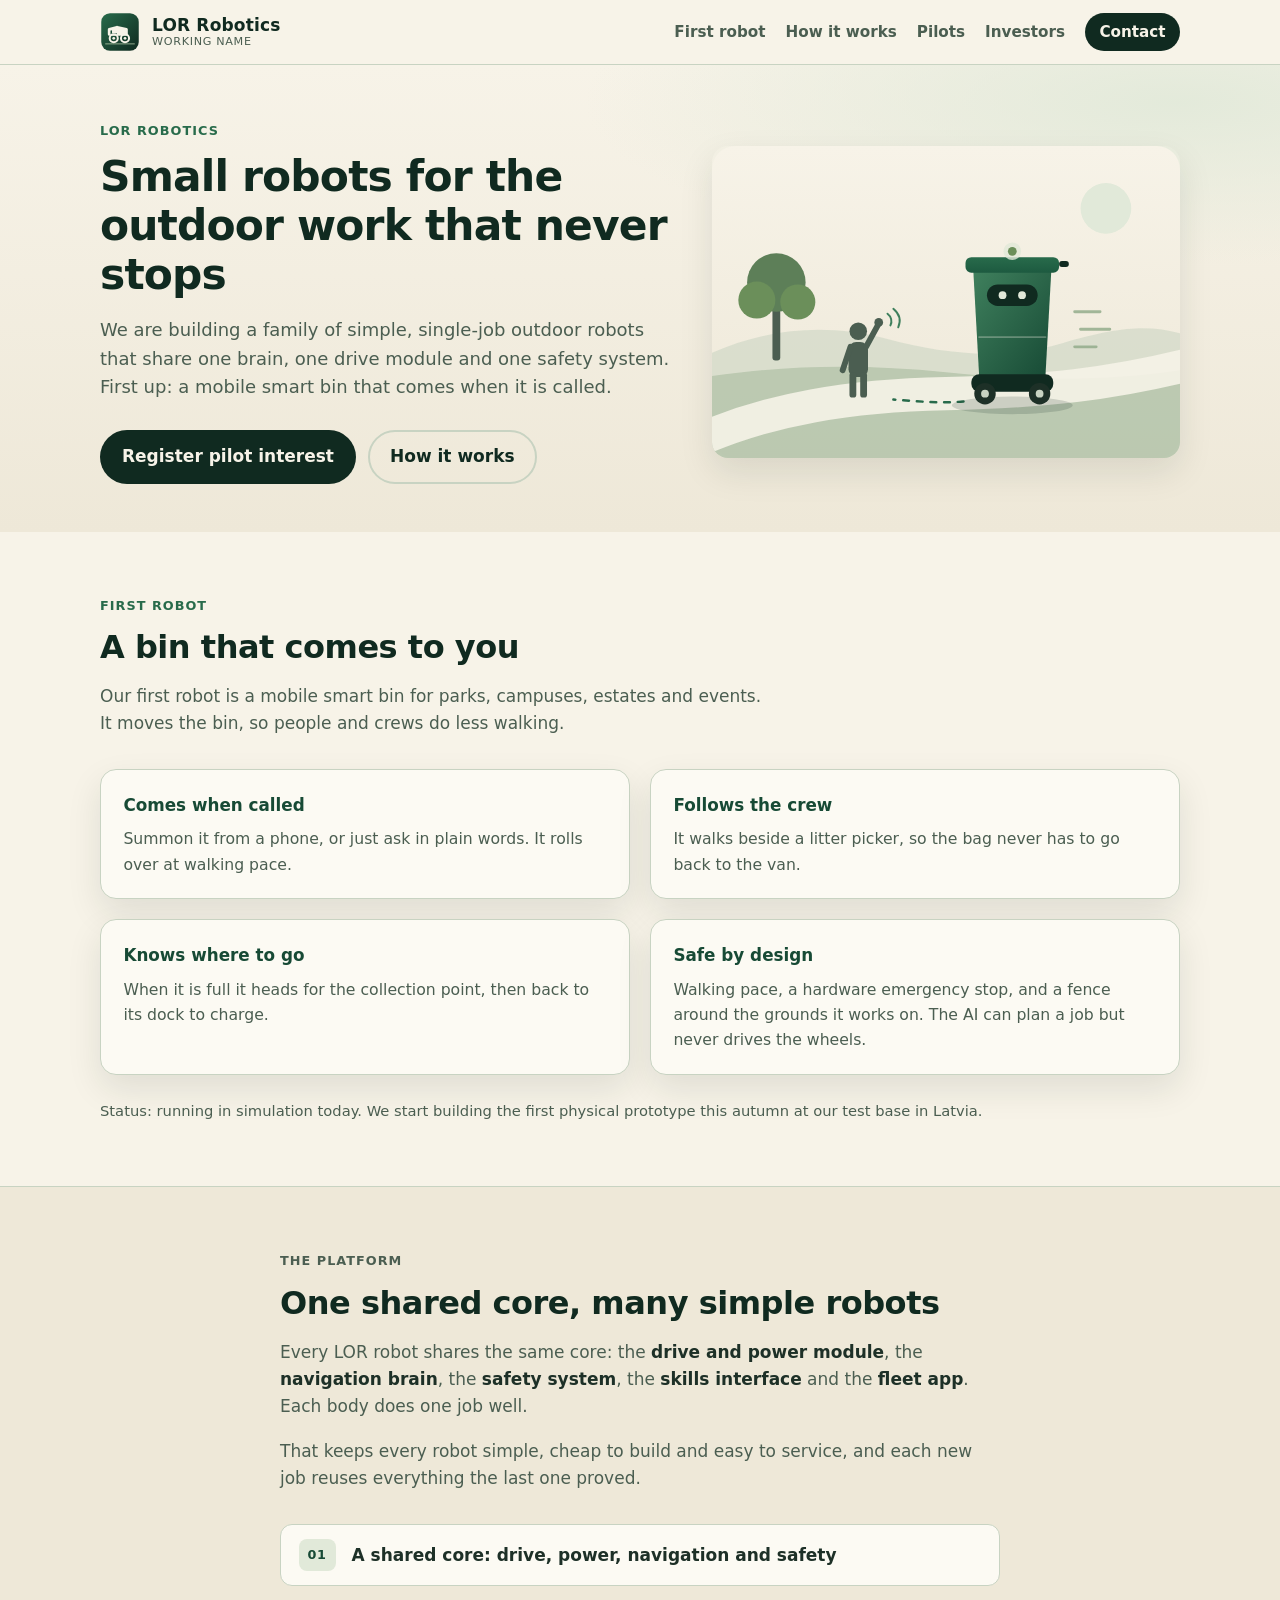
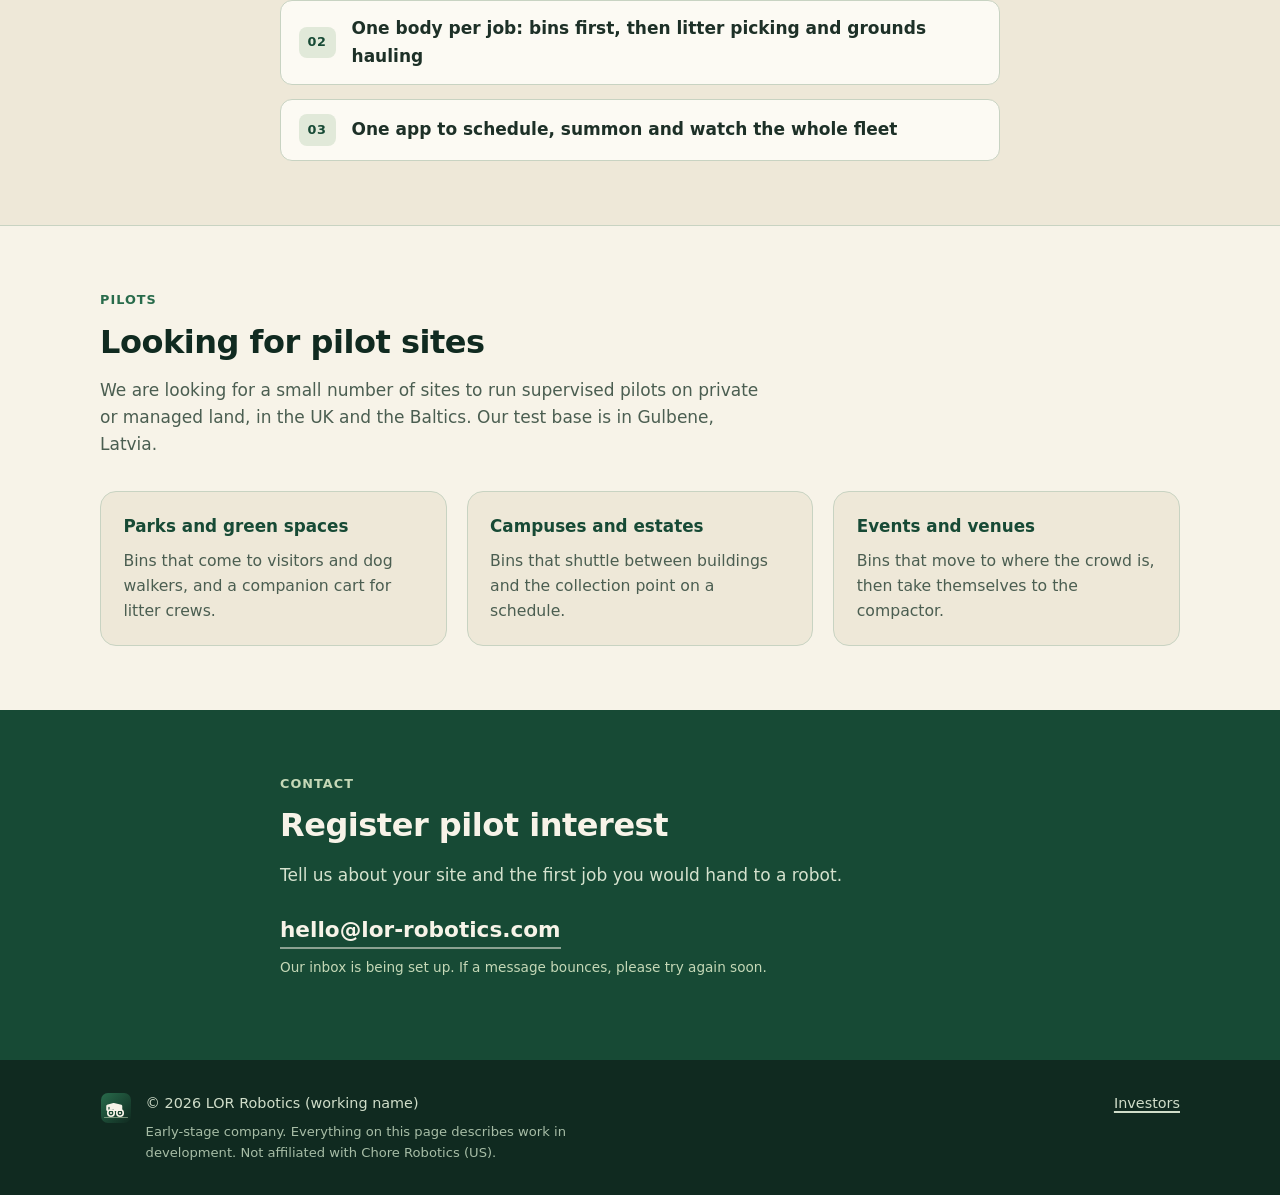
<file: index.html>
<!DOCTYPE html>
<html lang="en-GB">
<head>
  <meta charset="utf-8">
  <meta name="viewport" content="width=device-width, initial-scale=1">
  <meta name="description" content="LOR Robotics is building small, single-job outdoor robots on one shared platform. First up: a mobile smart bin for parks, campuses, estates and events.">
  <meta name="theme-color" content="#0F3D2E">
  <title>LOR Robotics — small robots for outdoor estate work</title>
  <link rel="icon" href="assets/favicon.svg" type="image/svg+xml">
  <link rel="stylesheet" href="styles.css">
  <meta property="og:title" content="LOR Robotics">
  <meta property="og:description" content="Small, single-job outdoor robots on one shared platform. First up: a mobile smart bin.">
  <meta property="og:type" content="website">
</head>
<body>
  <a class="skip-link" href="#main">Skip to content</a>

  <header class="site-header">
    <div class="wrap header-inner">
      <a class="brand" href="#top" aria-label="LOR Robotics home">
        <img class="brand-mark" src="assets/logo-mark.svg" width="40" height="40" alt="">
        <span class="brand-text">
          <span class="brand-name">LOR Robotics</span>
          <span class="brand-tag">Working name</span>
        </span>
      </a>
      <button class="nav-toggle" type="button" aria-expanded="false" aria-controls="site-nav" aria-label="Open menu">
        <span></span><span></span><span></span>
      </button>
      <nav id="site-nav" class="site-nav" aria-label="Primary">
        <a href="#product">First robot</a>
        <a href="#how">How it works</a>
        <a href="#pilots">Pilots</a>
        <a href="investors.html">Investors</a>
        <a class="nav-cta" href="#contact">Contact</a>
      </nav>
    </div>
  </header>

  <main id="main">
    <section id="top" class="hero">
      <div class="wrap hero-grid">
        <div class="hero-copy">
          <p class="eyebrow">LOR Robotics</p>
          <h1>Small robots for the outdoor work that never stops</h1>
          <p class="lede">
            We are building a family of simple, single-job outdoor robots that share one brain,
            one drive module and one safety system. First up: a mobile smart bin that comes when it is called.
          </p>
          <div class="hero-actions">
            <a class="btn btn-primary" href="#contact">Register pilot interest</a>
            <a class="btn btn-ghost" href="#how">How it works</a>
          </div>
        </div>
        <div class="hero-visual">
          <img src="assets/hero-bin.svg" width="480" height="320" alt="Illustration: a wheeled bin robot rolling along a park path towards a person who waves it over">
        </div>
      </div>
    </section>

    <section id="product" class="section">
      <div class="wrap">
        <p class="eyebrow">First robot</p>
        <h2>A bin that comes to you</h2>
        <p class="section-intro">
          Our first robot is a mobile smart bin for parks, campuses, estates and events.
          It moves the bin, so people and crews do less walking.
        </p>
        <ul class="feature-grid">
          <li>
            <h3>Comes when called</h3>
            <p>Summon it from a phone, or just ask in plain words. It rolls over at walking pace.</p>
          </li>
          <li>
            <h3>Follows the crew</h3>
            <p>It walks beside a litter picker, so the bag never has to go back to the van.</p>
          </li>
          <li>
            <h3>Knows where to go</h3>
            <p>When it is full it heads for the collection point, then back to its dock to charge.</p>
          </li>
          <li>
            <h3>Safe by design</h3>
            <p>Walking pace, a hardware emergency stop, and a fence around the grounds it works on. The AI can plan a job but never drives the wheels.</p>
          </li>
        </ul>
        <p class="muted status-note">
          Status: running in simulation today. We start building the first physical prototype this autumn at our test base in Latvia.
        </p>
      </div>
    </section>

    <section id="how" class="section section-alt">
      <div class="wrap narrow">
        <p class="eyebrow">The platform</p>
        <h2>One shared core, many simple robots</h2>
        <p>
          Every LOR robot shares the same core: the <strong>drive and power module</strong>, the
          <strong>navigation brain</strong>, the <strong>safety system</strong>, the <strong>skills interface</strong>
          and the <strong>fleet app</strong>. Each body does one job well.
        </p>
        <p>
          That keeps every robot simple, cheap to build and easy to service, and each new job
          reuses everything the last one proved.
        </p>
        <ol class="steps">
          <li><span>01</span> A shared core: drive, power, navigation and safety</li>
          <li><span>02</span> One body per job: bins first, then litter picking and grounds hauling</li>
          <li><span>03</span> One app to schedule, summon and watch the whole fleet</li>
        </ol>
      </div>
    </section>

    <section id="pilots" class="section">
      <div class="wrap">
        <p class="eyebrow">Pilots</p>
        <h2>Looking for pilot sites</h2>
        <p class="section-intro">
          We are looking for a small number of sites to run supervised pilots on private or managed land,
          in the UK and the Baltics. Our test base is in Gulbene, Latvia.
        </p>
        <div class="place-grid">
          <article class="place-card">
            <h3>Parks and green spaces</h3>
            <p>Bins that come to visitors and dog walkers, and a companion cart for litter crews.</p>
          </article>
          <article class="place-card">
            <h3>Campuses and estates</h3>
            <p>Bins that shuttle between buildings and the collection point on a schedule.</p>
          </article>
          <article class="place-card">
            <h3>Events and venues</h3>
            <p>Bins that move to where the crowd is, then take themselves to the compactor.</p>
          </article>
        </div>
      </div>
    </section>

    <section id="contact" class="section section-contact">
      <div class="wrap narrow">
        <p class="eyebrow">Contact</p>
        <h2>Register pilot interest</h2>
        <p>
          Tell us about your site and the first job you would hand to a robot.
        </p>
        <p class="contact-mail">
          <a href="mailto:hello@lor-robotics.com">hello@lor-robotics.com</a>
          <span class="placeholder-note">Our inbox is being set up. If a message bounces, please try again soon.</span>
        </p>
      </div>
    </section>
  </main>

  <footer class="site-footer">
    <div class="wrap footer-inner">
      <div class="footer-brand">
        <img src="assets/logo-mark.svg" width="32" height="32" alt="">
        <div>
          <p>© <span id="year">2026</span> LOR Robotics (working name)</p>
          <p class="footer-note">Early-stage company. Everything on this page describes work in development. Not affiliated with Chore Robotics (US).</p>
        </div>
      </div>
      <p class="footer-meta"><a href="investors.html">Investors</a></p>
    </div>
  </footer>

  <script src="script.js" defer></script>
</body>
</html>
</file>
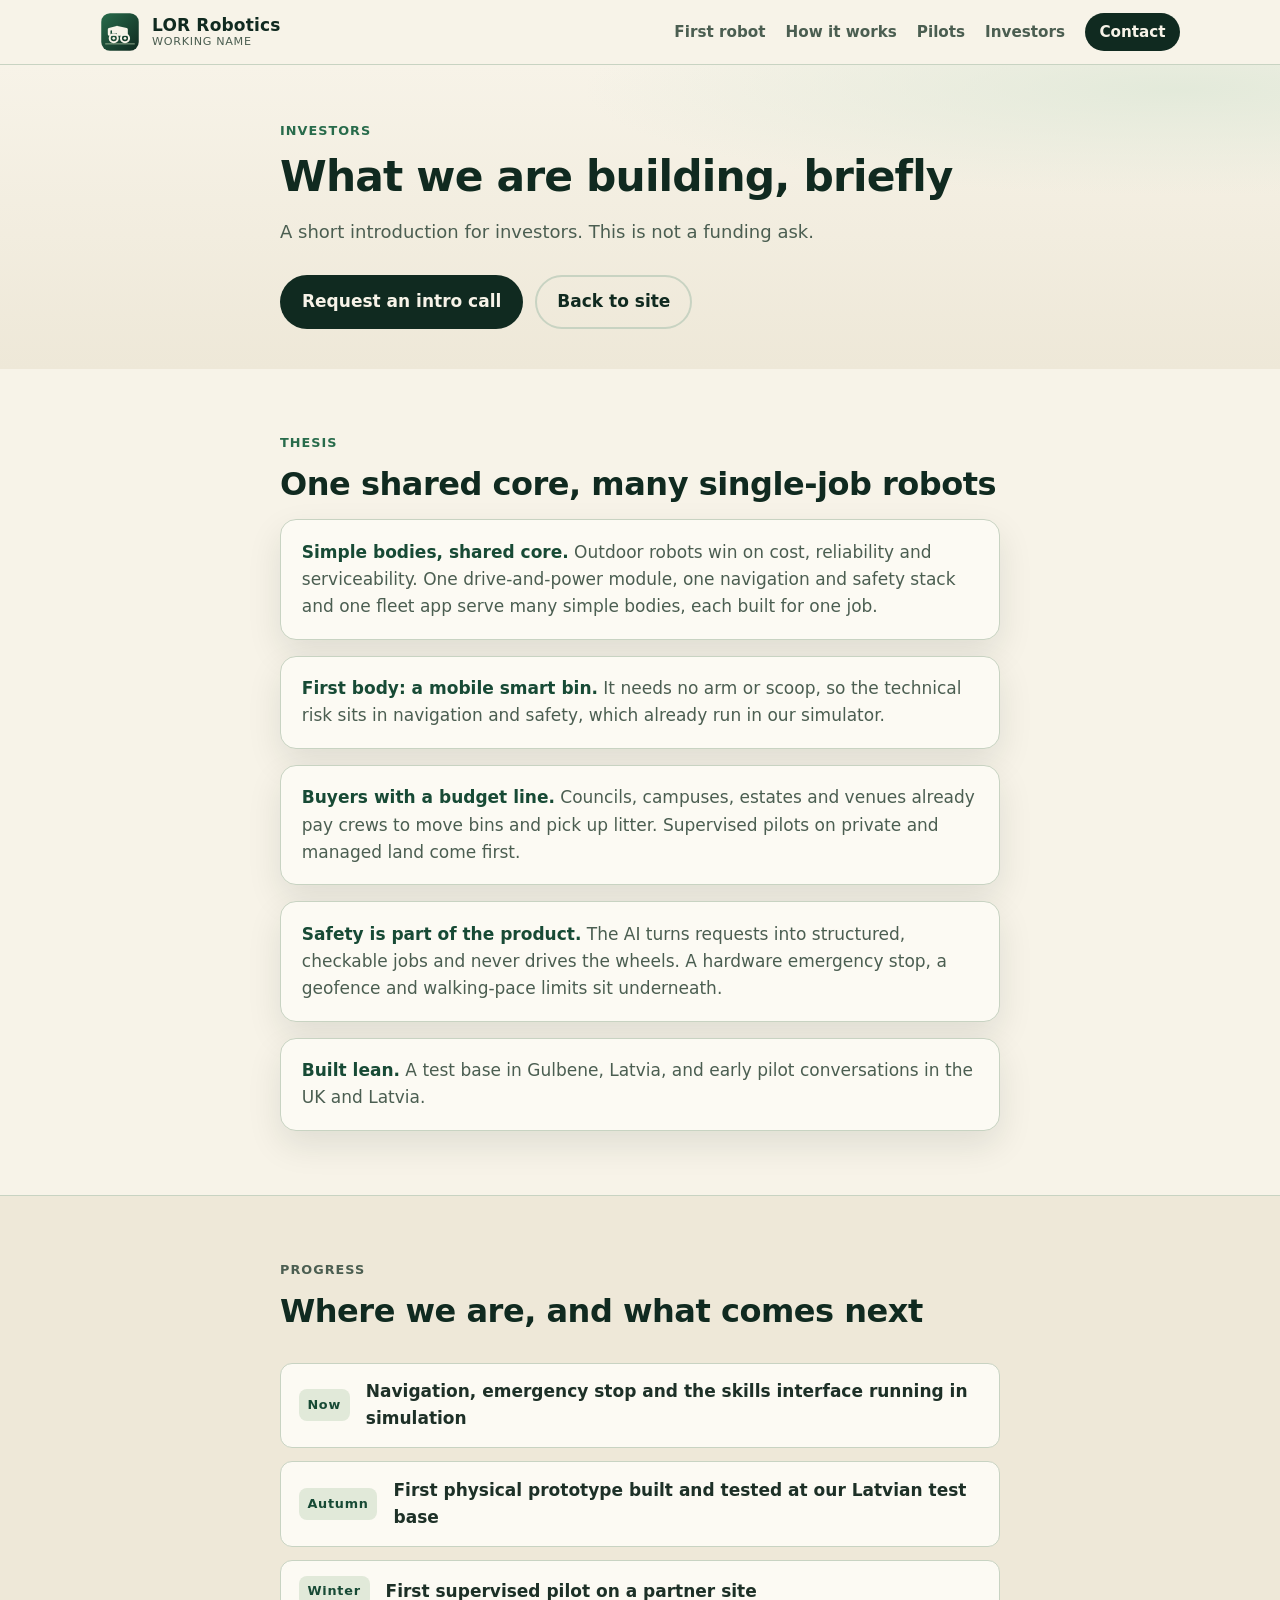
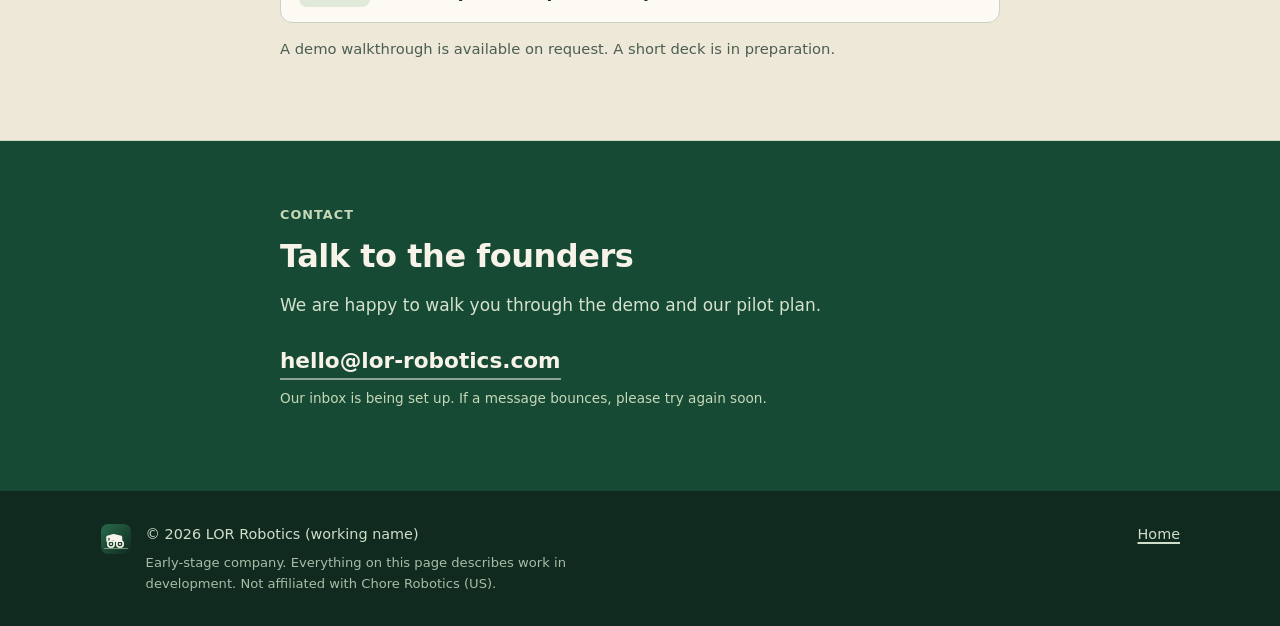
<file: investors.html>
<!DOCTYPE html>
<html lang="en-GB">
<head>
  <meta charset="utf-8">
  <meta name="viewport" content="width=device-width, initial-scale=1">
  <meta name="description" content="LOR Robotics investor overview: small, single-job outdoor robots on one shared platform, starting with a mobile smart bin.">
  <meta name="theme-color" content="#0F3D2E">
  <title>Investors · LOR Robotics</title>
  <link rel="icon" href="assets/favicon.svg" type="image/svg+xml">
  <link rel="stylesheet" href="styles.css">
  <meta property="og:title" content="Investors · LOR Robotics">
  <meta property="og:description" content="Small, single-job outdoor robots on one shared platform, starting with a mobile smart bin.">
  <meta property="og:type" content="website">
</head>
<body>
  <a class="skip-link" href="#main">Skip to content</a>

  <header class="site-header">
    <div class="wrap header-inner">
      <a class="brand" href="index.html" aria-label="LOR Robotics home">
        <img class="brand-mark" src="assets/logo-mark.svg" width="40" height="40" alt="">
        <span class="brand-text">
          <span class="brand-name">LOR Robotics</span>
          <span class="brand-tag">Working name</span>
        </span>
      </a>
      <button class="nav-toggle" type="button" aria-expanded="false" aria-controls="site-nav" aria-label="Open menu">
        <span></span><span></span><span></span>
      </button>
      <nav id="site-nav" class="site-nav" aria-label="Primary">
        <a href="index.html#product">First robot</a>
        <a href="index.html#how">How it works</a>
        <a href="index.html#pilots">Pilots</a>
        <a href="investors.html" aria-current="page">Investors</a>
        <a class="nav-cta" href="index.html#contact">Contact</a>
      </nav>
    </div>
  </header>

  <main id="main">
    <section class="hero hero-compact">
      <div class="wrap narrow">
        <p class="eyebrow">Investors</p>
        <h1>What we are building, briefly</h1>
        <p class="lede">
          A short introduction for investors. This is not a funding ask.
        </p>
        <div class="hero-actions">
          <a class="btn btn-primary" href="#contact">Request an intro call</a>
          <a class="btn btn-ghost" href="index.html">Back to site</a>
        </div>
      </div>
    </section>

    <section class="section">
      <div class="wrap narrow">
        <p class="eyebrow">Thesis</p>
        <h2>One shared core, many single-job robots</h2>
        <ul class="investor-bullets">
          <li>
            <strong>Simple bodies, shared core.</strong>
            Outdoor robots win on cost, reliability and serviceability. One drive-and-power module,
            one navigation and safety stack and one fleet app serve many simple bodies, each built for one job.
          </li>
          <li>
            <strong>First body: a mobile smart bin.</strong>
            It needs no arm or scoop, so the technical risk sits in navigation and safety, which already run in our simulator.
          </li>
          <li>
            <strong>Buyers with a budget line.</strong>
            Councils, campuses, estates and venues already pay crews to move bins and pick up litter.
            Supervised pilots on private and managed land come first.
          </li>
          <li>
            <strong>Safety is part of the product.</strong>
            The AI turns requests into structured, checkable jobs and never drives the wheels.
            A hardware emergency stop, a geofence and walking-pace limits sit underneath.
          </li>
          <li>
            <strong>Built lean.</strong>
            A test base in Gulbene, Latvia, and early pilot conversations in the UK and Latvia.
          </li>
        </ul>
      </div>
    </section>

    <section class="section section-alt">
      <div class="wrap narrow">
        <p class="eyebrow">Progress</p>
        <h2>Where we are, and what comes next</h2>
        <ol class="steps">
          <li><span>Now</span> Navigation, emergency stop and the skills interface running in simulation</li>
          <li><span>Autumn</span> First physical prototype built and tested at our Latvian test base</li>
          <li><span>Winter</span> First supervised pilot on a partner site</li>
        </ol>
        <p class="muted">A demo walkthrough is available on request. A short deck is in preparation.</p>
      </div>
    </section>

    <section id="contact" class="section section-contact">
      <div class="wrap narrow">
        <p class="eyebrow">Contact</p>
        <h2>Talk to the founders</h2>
        <p>
          We are happy to walk you through the demo and our pilot plan.
        </p>
        <p class="contact-mail">
          <a href="mailto:hello@lor-robotics.com">hello@lor-robotics.com</a>
          <span class="placeholder-note">Our inbox is being set up. If a message bounces, please try again soon.</span>
        </p>
      </div>
    </section>
  </main>

  <footer class="site-footer">
    <div class="wrap footer-inner">
      <div class="footer-brand">
        <img src="assets/logo-mark.svg" width="32" height="32" alt="">
        <div>
          <p>© <span id="year">2026</span> LOR Robotics (working name)</p>
          <p class="footer-note">Early-stage company. Everything on this page describes work in development. Not affiliated with Chore Robotics (US).</p>
        </div>
      </div>
      <p class="footer-meta"><a href="index.html">Home</a></p>
    </div>
  </footer>

  <script src="script.js" defer></script>
</body>
</html>
</file>
<file: styles.css>
/* LOR Robotics — marketing brochure */
:root {
  --forest-950: #102A20;
  --forest-900: #174A35;
  --forest-800: #1D5A40;
  --forest-700: #286B4B;
  --forest-600: #3F805D;
  --forest-100: #E1E9D9;
  --forest-50: #EDF1E6;
  --cream: #F7F3E8;
  --cream-deep: #EEE8D8;
  --paper: #FCFAF3;
  --ink: #1D3027;
  --ink-muted: #4B5E51;
  --line: #C8D3C2;
  --white: #FFFDF7;
  --shadow: 0 14px 34px rgba(16, 42, 32, 0.10);
  --radius: 16px;
  --max: 1080px;
  --font: system-ui, -apple-system, "Segoe UI", Roboto, Helvetica, Arial, sans-serif;
}

*,
*::before,
*::after {
  box-sizing: border-box;
}

html {
  scroll-behavior: smooth;
}

@media (prefers-reduced-motion: reduce) {
  html { scroll-behavior: auto; }
  *, *::before, *::after {
    animation-duration: 0.01ms !important;
    transition-duration: 0.01ms !important;
  }
}

body {
  margin: 0;
  font-family: var(--font);
  font-size: 1.0625rem;
  line-height: 1.6;
  color: var(--ink);
  background: var(--cream);
  -webkit-font-smoothing: antialiased;
}

img {
  max-width: 100%;
  height: auto;
  display: block;
}

a {
  color: var(--forest-800);
  text-decoration-thickness: 1.5px;
  text-underline-offset: 0.18em;
}

a:hover {
  color: var(--forest-950);
}

a:focus-visible,
button:focus-visible {
  outline: 3px solid var(--forest-600);
  outline-offset: 3px;
}

.skip-link {
  position: absolute;
  left: 1rem;
  top: -3rem;
  background: var(--forest-950);
  color: var(--cream);
  padding: 0.5rem 0.85rem;
  border-radius: 8px;
  z-index: 100;
  text-decoration: none;
}

.skip-link:focus {
  top: 1rem;
}

.wrap {
  width: min(100% - 2rem, var(--max));
  margin-inline: auto;
}

.wrap.narrow {
  width: min(100% - 2rem, 720px);
}

/* Header */
.site-header {
  position: sticky;
  top: 0;
  z-index: 50;
  background: rgba(247, 243, 232, 0.94);
  backdrop-filter: blur(10px);
  border-bottom: 1px solid var(--line);
}

.header-inner {
  display: flex;
  align-items: center;
  justify-content: space-between;
  gap: 1rem;
  min-height: 4rem;
}

.brand {
  display: flex;
  align-items: center;
  gap: 0.75rem;
  text-decoration: none;
  color: inherit;
}

.brand-mark {
  flex-shrink: 0;
}

.brand-text {
  display: flex;
  flex-direction: column;
  line-height: 1.2;
}

.brand-name {
  font-weight: 750;
  letter-spacing: 0.01em;
  color: var(--forest-950);
}

.brand-tag {
  font-size: 0.7rem;
  color: var(--ink-muted);
  text-transform: uppercase;
  letter-spacing: 0.06em;
}

.site-nav {
  display: flex;
  align-items: center;
  gap: 1.25rem;
}

.site-nav a {
  text-decoration: none;
  color: var(--ink-muted);
  font-weight: 550;
  font-size: 0.95rem;
}

.site-nav a:hover {
  color: var(--forest-950);
}

.nav-cta {
  background: var(--forest-950);
  color: var(--cream) !important;
  padding: 0.45rem 0.9rem;
  border-radius: 999px;
}

.nav-cta:hover {
  background: var(--forest-800);
  color: var(--cream) !important;
}

.nav-toggle {
  display: none;
  flex-direction: column;
  gap: 5px;
  background: none;
  border: none;
  padding: 0.4rem;
  cursor: pointer;
}

.nav-toggle span {
  display: block;
  width: 22px;
  height: 2px;
  background: var(--forest-950);
  border-radius: 1px;
}

/* Hero */
.hero {
  padding: 3.5rem 0 3rem;
  background:
    radial-gradient(ellipse 80% 60% at 92% 8%, rgba(225, 233, 217, 0.9), transparent 58%),
    linear-gradient(180deg, var(--cream) 0%, var(--cream-deep) 100%);
}

.hero-grid {
  display: grid;
  grid-template-columns: 1.1fr 0.9fr;
  gap: 2.5rem;
  align-items: center;
}

.eyebrow {
  margin: 0 0 0.75rem;
  font-size: 0.8rem;
  font-weight: 700;
  letter-spacing: 0.08em;
  text-transform: uppercase;
  color: var(--forest-700);
}

.hero h1 {
  margin: 0 0 1rem;
  font-size: clamp(1.85rem, 4vw, 2.65rem);
  line-height: 1.15;
  letter-spacing: -0.02em;
  color: var(--forest-950);
}

.lede {
  margin: 0 0 1.75rem;
  font-size: 1.125rem;
  color: var(--ink-muted);
  max-width: 38rem;
}

.hero-actions {
  display: flex;
  flex-wrap: wrap;
  gap: 0.75rem;
}

.btn {
  display: inline-flex;
  align-items: center;
  justify-content: center;
  padding: 0.7rem 1.25rem;
  border-radius: 999px;
  font-weight: 650;
  text-decoration: none;
  border: 2px solid transparent;
  transition: background 0.15s, color 0.15s, border-color 0.15s;
}

.btn-primary {
  background: var(--forest-950);
  color: var(--cream);
}

.btn-primary:hover {
  background: var(--forest-800);
  color: var(--cream);
}

.btn-ghost {
  background: transparent;
  color: var(--forest-950);
  border-color: var(--line);
}

.btn-ghost:hover {
  border-color: var(--forest-700);
  color: var(--forest-800);
}

.hero-visual img {
  width: 100%;
  border-radius: var(--radius);
  box-shadow: var(--shadow);
}

/* Sections */
.section {
  padding: 4rem 0;
  background: var(--cream);
}

.section-alt {
  background: var(--cream-deep);
  border-block: 1px solid var(--line);
}

.section h2 {
  margin: 0 0 1rem;
  font-size: clamp(1.5rem, 3vw, 2rem);
  line-height: 1.2;
  letter-spacing: -0.015em;
  color: var(--forest-950);
}

.section-intro {
  margin: 0 0 2rem;
  max-width: 42rem;
  color: var(--ink-muted);
}

.section-alt p {
  color: var(--ink-muted);
}

.section-alt strong {
  color: var(--ink);
}

.feature-grid {
  list-style: none;
  margin: 0;
  padding: 0;
  display: grid;
  grid-template-columns: repeat(2, 1fr);
  gap: 1.25rem;
}

.feature-grid li {
  background: var(--paper);
  border: 1px solid var(--line);
  border-radius: var(--radius);
  padding: 1.35rem 1.4rem;
  box-shadow: var(--shadow);
}

.feature-grid h3 {
  margin: 0 0 0.5rem;
  font-size: 1.05rem;
  color: var(--forest-900);
}

.feature-grid p {
  margin: 0;
  color: var(--ink-muted);
  font-size: 0.98rem;
}

.steps {
  list-style: none;
  margin: 2rem 0 0;
  padding: 0;
  display: grid;
  gap: 0.85rem;
}

.steps li {
  display: flex;
  align-items: center;
  gap: 1rem;
  background: var(--paper);
  border: 1px solid var(--line);
  border-radius: 12px;
  padding: 0.9rem 1.1rem;
  font-weight: 550;
  color: var(--ink);
}

.steps span {
  flex-shrink: 0;
  font-size: 0.8rem;
  font-weight: 750;
  letter-spacing: 0.06em;
  color: var(--forest-900);
  background: var(--forest-100);
  padding: 0.35rem 0.55rem;
  border-radius: 8px;
}

.place-grid {
  display: grid;
  grid-template-columns: repeat(3, 1fr);
  gap: 1.25rem;
}

.place-card {
  background: var(--cream-deep);
  border: 1px solid var(--line);
  border-radius: var(--radius);
  padding: 1.35rem 1.4rem;
}

.place-card h3 {
  margin: 0 0 0.5rem;
  font-size: 1.05rem;
  color: var(--forest-900);
}

.place-card p {
  margin: 0;
  color: var(--ink-muted);
  font-size: 0.98rem;
}

/* Contact */
.section-contact {
  background: var(--forest-900);
  color: var(--forest-100);
}

.section-contact .eyebrow {
  color: #C5D8B7;
}

.section-contact h2 {
  color: var(--cream);
}

.section-contact p {
  color: #D5E2CE;
}

.section-contact strong {
  color: var(--cream);
}

.contact-mail {
  margin-top: 1.5rem !important;
}

.contact-mail a {
  display: inline-block;
  font-size: 1.35rem;
  font-weight: 700;
  color: var(--cream);
  text-decoration: none;
  border-bottom: 2px solid rgba(247, 243, 232, 0.52);
}

.contact-mail a:hover {
  border-bottom-color: var(--cream);
  color: var(--cream);
}

.placeholder-note {
  display: block;
  margin-top: 0.5rem;
  font-size: 0.85rem;
  color: #C5D8B7;
}

/* Footer */
.site-footer {
  background: var(--forest-950);
  color: #D0DDC9;
  padding: 2rem 0;
  font-size: 0.9rem;
}

.footer-inner {
  display: flex;
  flex-wrap: wrap;
  justify-content: space-between;
  gap: 1.25rem;
  align-items: flex-start;
}

.footer-brand {
  display: flex;
  gap: 0.85rem;
  align-items: flex-start;
}

.footer-brand p {
  margin: 0;
}

.footer-note {
  margin-top: 0.35rem !important;
  max-width: 32rem;
  color: #A7BDA6;
  font-size: 0.82rem;
}

.footer-meta {
  margin: 0;
  color: #A7BDA6;
}

.site-footer a {
  color: #D0DDC9;
}

.site-footer a:hover {
  color: var(--cream);
}

.status-note {
  margin: 1.5rem 0 0;
}

/* Investor page */
.investor-bullets {
  margin: 0;
  padding: 0;
  list-style: none;
  display: grid;
  gap: 1rem;
}

.investor-bullets li {
  background: var(--paper);
  border: 1px solid var(--line);
  border-radius: var(--radius);
  padding: 1.15rem 1.3rem;
  color: var(--ink-muted);
  box-shadow: var(--shadow);
}

.investor-bullets strong {
  color: var(--forest-900);
}

.hero-compact {
  padding-bottom: 2.5rem;
}

.hero-compact .hero-actions {
  margin-top: 0.25rem;
}

.muted {
  color: var(--ink-muted);
  font-size: 0.92rem;
}

/* Responsive */
@media (max-width: 860px) {
  .hero-grid {
    grid-template-columns: 1fr;
  }

  .hero-visual {
    order: -1;
  }

  .feature-grid,
  .place-grid {
    grid-template-columns: 1fr;
  }

  .nav-toggle {
    display: flex;
  }

  .site-nav {
    display: none;
    position: absolute;
    top: 100%;
    left: 0;
    right: 0;
    flex-direction: column;
    align-items: stretch;
    gap: 0;
    background: var(--cream);
    border-bottom: 1px solid var(--line);
    padding: 0.5rem 1rem 1rem;
  }

  .site-nav.is-open {
    display: flex;
  }

  .site-nav a {
    padding: 0.75rem 0.5rem;
    border-bottom: 1px solid var(--line);
  }

  .site-nav .nav-cta {
    margin-top: 0.5rem;
    text-align: center;
    border-bottom: none;
  }
}

@media (max-width: 480px) {
  .hero {
    padding-top: 2.25rem;
  }

  .section {
    padding: 3rem 0;
  }
}
</file>
